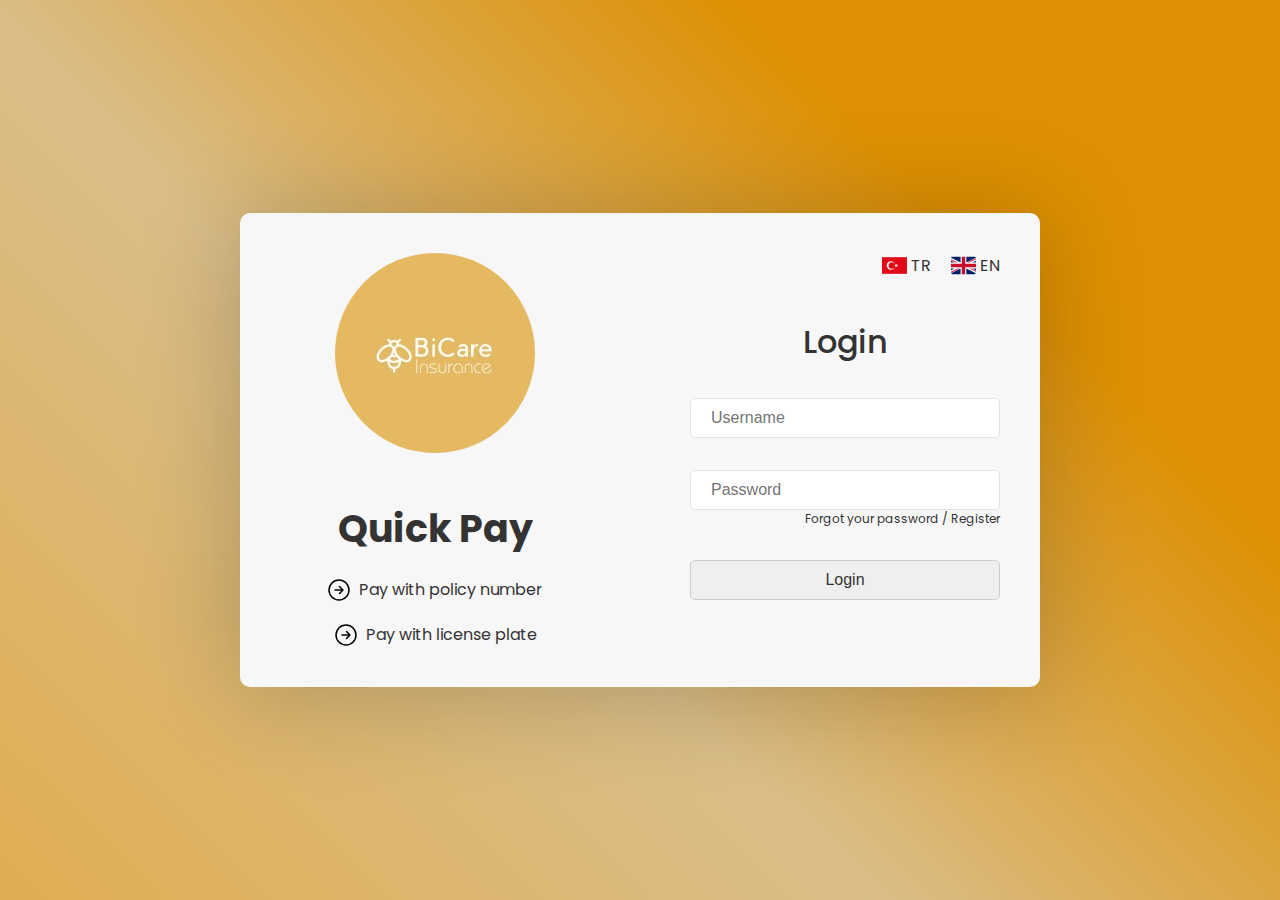
<file: index.html>
<!DOCTYPE html>
<html lang="en">
	<head>
		<meta charset="UTF-8" />
		<meta name="viewport" content="width=device-width, initial-scale=1.0" />
		<title>Login - CreditWestSigorta</title>

		<link rel="stylesheet" href="./styles/style.css" />
	</head>
	<body>
		<div class="container">
			<div class="quick-pay">
				<a href="https://www.bicareinsurance.com/" target="_blank"
					><img src="./images/bicare.jpeg" alt="bicare-logo"
				/></a>
				<h1>Quick Pay</h1>
				<div class="quick-pay__policy-number">
					<?xml version="1.0" encoding="UTF-8"?><svg
						width="24px"
						height="24px"
						stroke-width="1.5"
						viewBox="0 0 24 24"
						fill="none"
						xmlns="http://www.w3.org/2000/svg"
						color="#000000"
					>
						<path
							d="M8 12H16M16 12L12.5 8.5M16 12L12.5 15.5"
							stroke="#000000"
							stroke-width="1.5"
							stroke-linecap="round"
							stroke-linejoin="round"
						></path>
						<path
							d="M12 22C17.5228 22 22 17.5228 22 12C22 6.47715 17.5228 2 12 2C6.47715 2 2 6.47715 2 12C2 17.5228 6.47715 22 12 22Z"
							stroke="#000000"
							stroke-width="1.5"
							stroke-linecap="round"
							stroke-linejoin="round"
						></path>
					</svg>
					<a href="">Pay&nbsp;with&nbsp;policy&nbsp;number</a>
				</div>
				<div class="quick-pay__license-plate">
					<?xml version="1.0" encoding="UTF-8"?><svg
						width="24px"
						height="24px"
						stroke-width="1.5"
						viewBox="0 0 24 24"
						fill="none"
						xmlns="http://www.w3.org/2000/svg"
						color="#000000"
					>
						<path
							d="M8 12H16M16 12L12.5 8.5M16 12L12.5 15.5"
							stroke="#000000"
							stroke-width="1.5"
							stroke-linecap="round"
							stroke-linejoin="round"
						></path>
						<path
							d="M12 22C17.5228 22 22 17.5228 22 12C22 6.47715 17.5228 2 12 2C6.47715 2 2 6.47715 2 12C2 17.5228 6.47715 22 12 22Z"
							stroke="#000000"
							stroke-width="1.5"
							stroke-linecap="round"
							stroke-linejoin="round"
						></path>
					</svg>
					<a href="">Pay&nbsp;with&nbsp;license&nbsp;plate</a>
				</div>
			</div>
			<div class="login-credentials">
				<div class="language">
					<div class="language__tr">
						<svg xmlns="http://www.w3.org/2000/svg" viewBox="0 0 1200 800">
							<path fill="#E30A17" d="M0 0h1200v800H0z" />
							<circle cx="425" cy="400" r="200" fill="#fff" />
							<circle cx="475" cy="400" r="160" fill="#e30a17" />
							<path
								fill="#fff"
								d="M583.334 400l180.901 58.779-111.804-153.885v190.212l111.804-153.885z"
							/>
						</svg>
						<span>TR</span>
					</div>
					<div class="language__en">
						<?xml version="1.0" encoding="utf-8"?><svg
							version="1.1"
							id="Layer_1"
							xmlns="http://www.w3.org/2000/svg"
							xmlns:xlink="http://www.w3.org/1999/xlink"
							x="0px"
							y="0px"
							viewBox="0 0 55.2 38.4"
							style="enable-background: new 0 0 55.2 38.4"
							xml:space="preserve"
						>
							<style type="text/css">
								.st0 {
									fill: #fefefe;
								}
								.st1 {
									fill: #c8102e;
								}
								.st2 {
									fill: #012169;
								}
							</style>
							<g>
								<path
									class="st0"
									d="M2.87,38.4h49.46c1.59-0.09,2.87-1.42,2.87-3.03V3.03c0-1.66-1.35-3.02-3.01-3.03H3.01 C1.35,0.01,0,1.37,0,3.03v32.33C0,36.98,1.28,38.31,2.87,38.4L2.87,38.4z"
								/>
								<polygon
									class="st1"
									points="23.74,23.03 23.74,38.4 31.42,38.4 31.42,23.03 55.2,23.03 55.2,15.35 31.42,15.35 31.42,0 23.74,0 23.74,15.35 0,15.35 0,23.03 23.74,23.03"
								/>
								<path
									class="st2"
									d="M33.98,12.43V0h18.23c1.26,0.02,2.34,0.81,2.78,1.92L33.98,12.43L33.98,12.43z"
								/>
								<path
									class="st2"
									d="M33.98,25.97V38.4h18.35c1.21-0.07,2.23-0.85,2.66-1.92L33.98,25.97L33.98,25.97z"
								/>
								<path
									class="st2"
									d="M21.18,25.97V38.4H2.87c-1.21-0.07-2.24-0.85-2.66-1.94L21.18,25.97L21.18,25.97z"
								/>
								<path
									class="st2"
									d="M21.18,12.43V0H2.99C1.73,0.02,0.64,0.82,0.21,1.94L21.18,12.43L21.18,12.43z"
								/>
								<polygon class="st2" points="0,12.8 7.65,12.8 0,8.97 0,12.8" />
								<polygon
									class="st2"
									points="55.2,12.8 47.51,12.8 55.2,8.95 55.2,12.8"
								/>
								<polygon
									class="st2"
									points="55.2,25.6 47.51,25.6 55.2,29.45 55.2,25.6"
								/>
								<polygon class="st2" points="0,25.6 7.65,25.6 0,29.43 0,25.6" />
								<polygon
									class="st1"
									points="55.2,3.25 36.15,12.8 40.41,12.8 55.2,5.4 55.2,3.25"
								/>
								<polygon
									class="st1"
									points="19.01,25.6 14.75,25.6 0,32.98 0,35.13 19.05,25.6 19.01,25.6"
								/>
								<polygon
									class="st1"
									points="10.52,12.81 14.78,12.81 0,5.41 0,7.55 10.52,12.81"
								/>
								<polygon
									class="st1"
									points="44.63,25.59 40.37,25.59 55.2,33.02 55.2,30.88 44.63,25.59"
								/>
							</g>
						</svg>
						<span>EN</span>
					</div>
				</div>
				<form action="" class="login-credentials__form">
					<h2>Login</h2>
					<div class="form__input-user">
						<input type="text" placeholder="Username" />
					</div>
					<div class="form__input-pass">
						<input type="password" placeholder="Password" />
						<a href="./forgot-pass.html"
							>Forgot your password&nbsp;/&nbsp;Register</a
						>
					</div>
					<button type="submit">Login</button>
				</form>
			</div>
		</div>
	</body>
</html>
</file>
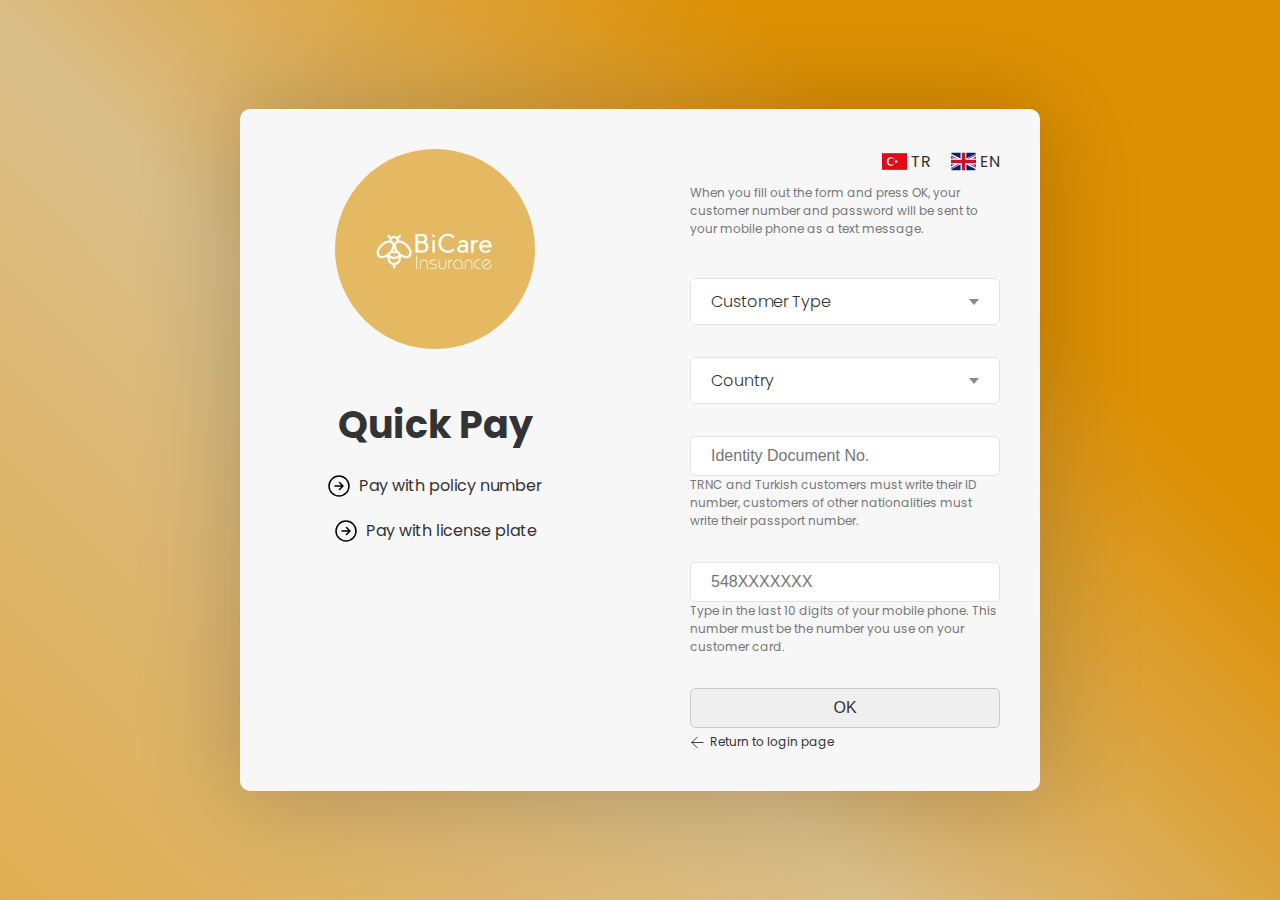
<file: forgot-pass.html>
<!DOCTYPE html>
<html lang="en">
	<head>
		<meta charset="UTF-8" />
		<meta name="viewport" content="width=device-width, initial-scale=1.0" />
		<title>Register - CreditWestSigorta</title>

		<link rel="stylesheet" href="./styles/style.css" />
	</head>
	<body>
		<div class="container">
			<div class="quick-pay">
				<a href="https://www.bicareinsurance.com/" target="_blank"
					><img src="./images/bicare.jpeg" alt="bicare-logo"
				/></a>
				<h1>Quick Pay</h1>
				<div class="quick-pay__policy-number">
					<?xml version="1.0" encoding="UTF-8"?><svg
						width="24px"
						height="24px"
						stroke-width="1.5"
						viewBox="0 0 24 24"
						fill="none"
						xmlns="http://www.w3.org/2000/svg"
						color="#000000"
					>
						<path
							d="M8 12H16M16 12L12.5 8.5M16 12L12.5 15.5"
							stroke="#000000"
							stroke-width="1.5"
							stroke-linecap="round"
							stroke-linejoin="round"
						></path>
						<path
							d="M12 22C17.5228 22 22 17.5228 22 12C22 6.47715 17.5228 2 12 2C6.47715 2 2 6.47715 2 12C2 17.5228 6.47715 22 12 22Z"
							stroke="#000000"
							stroke-width="1.5"
							stroke-linecap="round"
							stroke-linejoin="round"
						></path>
					</svg>
					<a href="">Pay with policy number</a>
				</div>
				<div class="quick-pay__license-plate">
					<?xml version="1.0" encoding="UTF-8"?><svg
						width="24px"
						height="24px"
						stroke-width="1.5"
						viewBox="0 0 24 24"
						fill="none"
						xmlns="http://www.w3.org/2000/svg"
						color="#000000"
					>
						<path
							d="M8 12H16M16 12L12.5 8.5M16 12L12.5 15.5"
							stroke="#000000"
							stroke-width="1.5"
							stroke-linecap="round"
							stroke-linejoin="round"
						></path>
						<path
							d="M12 22C17.5228 22 22 17.5228 22 12C22 6.47715 17.5228 2 12 2C6.47715 2 2 6.47715 2 12C2 17.5228 6.47715 22 12 22Z"
							stroke="#000000"
							stroke-width="1.5"
							stroke-linecap="round"
							stroke-linejoin="round"
						></path>
					</svg>
					<a href="">Pay with license plate</a>
				</div>
			</div>
			<div class="login-credentials">
				<div class="language">
					<div class="language__tr">
						<svg xmlns="http://www.w3.org/2000/svg" viewBox="0 0 1200 800">
							<path fill="#E30A17" d="M0 0h1200v800H0z" />
							<circle cx="425" cy="400" r="200" fill="#fff" />
							<circle cx="475" cy="400" r="160" fill="#e30a17" />
							<path
								fill="#fff"
								d="M583.334 400l180.901 58.779-111.804-153.885v190.212l111.804-153.885z"
							/>
						</svg>
						<a href="./forgot-pass_turkish.html">TR</a>
					</div>
					<div class="language__en">
						<?xml version="1.0" encoding="utf-8"?><svg
							version="1.1"
							id="Layer_1"
							xmlns="http://www.w3.org/2000/svg"
							xmlns:xlink="http://www.w3.org/1999/xlink"
							x="0px"
							y="0px"
							viewBox="0 0 55.2 38.4"
							style="enable-background: new 0 0 55.2 38.4"
							xml:space="preserve"
						>
							<style type="text/css">
								.st0 {
									fill: #fefefe;
								}
								.st1 {
									fill: #c8102e;
								}
								.st2 {
									fill: #012169;
								}
							</style>
							<g>
								<path
									class="st0"
									d="M2.87,38.4h49.46c1.59-0.09,2.87-1.42,2.87-3.03V3.03c0-1.66-1.35-3.02-3.01-3.03H3.01 C1.35,0.01,0,1.37,0,3.03v32.33C0,36.98,1.28,38.31,2.87,38.4L2.87,38.4z"
								/>
								<polygon
									class="st1"
									points="23.74,23.03 23.74,38.4 31.42,38.4 31.42,23.03 55.2,23.03 55.2,15.35 31.42,15.35 31.42,0 23.74,0 23.74,15.35 0,15.35 0,23.03 23.74,23.03"
								/>
								<path
									class="st2"
									d="M33.98,12.43V0h18.23c1.26,0.02,2.34,0.81,2.78,1.92L33.98,12.43L33.98,12.43z"
								/>
								<path
									class="st2"
									d="M33.98,25.97V38.4h18.35c1.21-0.07,2.23-0.85,2.66-1.92L33.98,25.97L33.98,25.97z"
								/>
								<path
									class="st2"
									d="M21.18,25.97V38.4H2.87c-1.21-0.07-2.24-0.85-2.66-1.94L21.18,25.97L21.18,25.97z"
								/>
								<path
									class="st2"
									d="M21.18,12.43V0H2.99C1.73,0.02,0.64,0.82,0.21,1.94L21.18,12.43L21.18,12.43z"
								/>
								<polygon class="st2" points="0,12.8 7.65,12.8 0,8.97 0,12.8" />
								<polygon
									class="st2"
									points="55.2,12.8 47.51,12.8 55.2,8.95 55.2,12.8"
								/>
								<polygon
									class="st2"
									points="55.2,25.6 47.51,25.6 55.2,29.45 55.2,25.6"
								/>
								<polygon class="st2" points="0,25.6 7.65,25.6 0,29.43 0,25.6" />
								<polygon
									class="st1"
									points="55.2,3.25 36.15,12.8 40.41,12.8 55.2,5.4 55.2,3.25"
								/>
								<polygon
									class="st1"
									points="19.01,25.6 14.75,25.6 0,32.98 0,35.13 19.05,25.6 19.01,25.6"
								/>
								<polygon
									class="st1"
									points="10.52,12.81 14.78,12.81 0,5.41 0,7.55 10.52,12.81"
								/>
								<polygon
									class="st1"
									points="44.63,25.59 40.37,25.59 55.2,33.02 55.2,30.88 44.63,25.59"
								/>
							</g>
						</svg>
						<span>EN</span>
					</div>
				</div>
				<div class="action-description">
					When you fill out the form and press OK, your customer number and
					password will be sent to your mobile phone as a text message.
				</div>
				<form action="" class="login-credentials__form">
					<div class="dropdown">
						<div class="select">
							<span class="selected">Customer Type</span>
							<div class="caret"></div>
						</div>
						<ul class="menu">
							<li class="active">Individual Customer</li>
							<li>Corporate Customer</li>
						</ul>
					</div>
					<div class="dropdown">
						<div class="select">
							<span class="selected">Country</span>
							<div class="caret"></div>
						</div>
						<ul class="menu">
							<li class="active">Northern Cyprus Turkish Republic</li>
							<li>Andorra</li>
							<li>Argentina</li>
							<li>Australia</li>
							<li>Austria</li>
							<li>Azerbaijan-Nakhchivan</li>
							<li>Bangladesh</li>
							<li>Belarus</li>
							<li>Belgium</li>
							<li>British Indian Ocean Territory</li>
							<li>British Virgin Islands</li>
							<li>Bulgaria</li>
							<li>Cameroon</li>
							<li>Canada</li>
							<li>Congo</li>
							<li>Czech Republic</li>
							<li>Denmark</li>
							<li>Egypt</li>
							<li>Estonia</li>
							<li>Finland</li>
							<li>France</li>
							<li>Gambia</li>
							<li>Georgia</li>
							<li>Germany</li>
							<li>Greece</li>
							<li>Hungary</li>
							<li>Iceland</li>
							<li>India</li>
							<li>Iran</li>
							<li>Iraq</li>
							<li>Ireland</li>
							<li>Israel</li>
							<li>Italy</li>
							<li>Jordan</li>
							<li>Kazakhstan</li>
							<li>Kuwait</li>
							<li>Kyrgyzstan</li>
							<li>Latvia</li>
							<li>Lebanon</li>
							<li>Libya</li>
							<li>Lithuania</li>
							<li>Luxembourg</li>
							<li>Malta</li>
							<li>Moldova</li>
							<li>Morocco</li>
							<li>Netherlands</li>
							<li>Niger</li>
							<li>Nigeria</li>
							<li>Norway</li>
							<li>Oman</li>
							<li>Pakistan</li>
							<li>Palestine</li>
							<li>People's Republic of China</li>
							<li>Philippines</li>
							<li>Poland</li>
							<li>Portugal</li>
							<li>Republic of Cyprus</li>
							<li>Republic of Korea</li>
							<li>Republic of South Africa</li>
							<li>Romania</li>
							<li>Russian Federation</li>
							<li>Saudi Arabia</li>
							<li>Serbia</li>
							<li>Slovakia</li>
							<li>Slovenia</li>
							<li>Spain</li>
							<li>Sudan</li>
							<li>Sweden</li>
							<li>Switzerland</li>
							<li>Syria</li>
							<li>Tajikistan</li>
							<li>Turkey</li>
							<li>Turkmenistan</li>
							<li>U.S. Virgin Islands</li>
							<li>Ukraine</li>
							<li>United Arab Emirates</li>
							<li>United Kingdom</li>
							<li>United States of America</li>
							<li>Uzbekistan</li>
							<li>Yemen</li>
							<li>Zimbabwe</li>
						</ul>
					</div>
					<div class="form__input-user">
						<input type="text" placeholder="Identity Document No." />
						<p>
							TRNC and Turkish customers must write their ID number, customers
							of other nationalities must write their passport number.
						</p>
					</div>
					<div class="form__input-user">
						<input type="text" placeholder="548XXXXXXX" />
						<p>
							Type in the last 10 digits of your mobile phone. This number must
							be the number you use on your customer card.
						</p>
					</div>
					<div class="form__button">
						<button type="submit">OK</button>
						<div class="back-to-login">
							<?xml version="1.0" encoding="UTF-8"?><svg
								viewBox="0 0 24 24"
								stroke-width="1.5"
								xmlns="http://www.w3.org/2000/svg"
							>
								<path
									d="M21 12L3 12M3 12L11.5 3.5M3 12L11.5 20.5"
									stroke-width="1.5"
									stroke-linecap="round"
									stroke-linejoin="round"
								></path>
							</svg>
							<a href="./index.html">Return to login page</a>
						</div>
					</div>
				</form>
			</div>
		</div>

		<script src="./scripts/script.js"></script>
	</body>
</html>
</file>
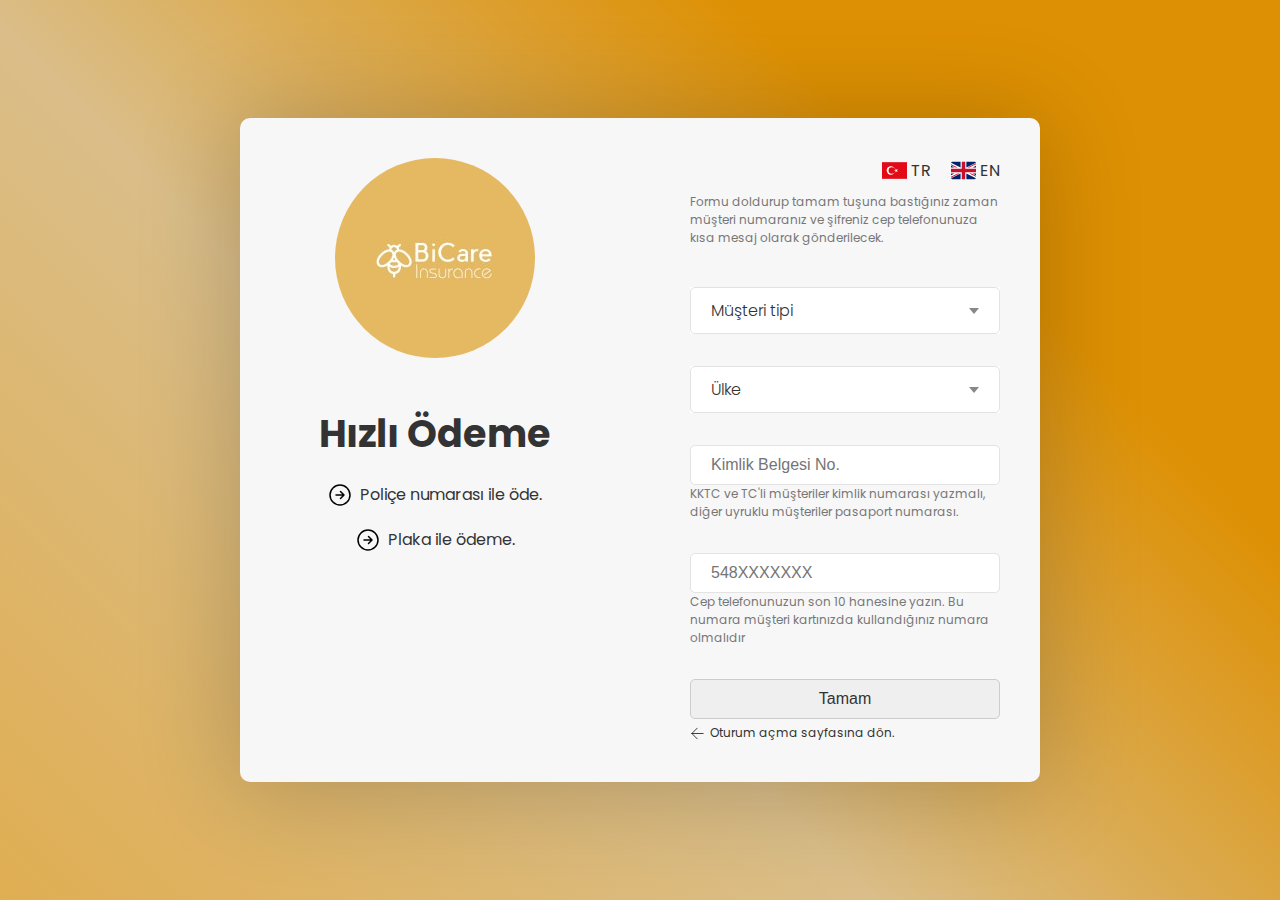
<file: forgot-pass_turkish.html>
<!DOCTYPE html>
<html lang="en">
	<head>
		<meta charset="UTF-8" />
		<meta name="viewport" content="width=device-width, initial-scale=1.0" />
		<title>Register</title>

		<link rel="stylesheet" href="./styles/style.css" />
	</head>
	<body>
		<div class="container">
			<div class="quick-pay">
				<a href="https://www.bicareinsurance.com/" target="_blank"
					><img src="./images/bicare.jpeg" alt="bicare-logo"
				/></a>
				<h1>Hızlı Ödeme</h1>
				<div class="quick-pay__policy-number">
					<?xml version="1.0" encoding="UTF-8"?><svg
						width="24px"
						height="24px"
						stroke-width="1.5"
						viewBox="0 0 24 24"
						fill="none"
						xmlns="http://www.w3.org/2000/svg"
						color="#000000"
					>
						<path
							d="M8 12H16M16 12L12.5 8.5M16 12L12.5 15.5"
							stroke="#000000"
							stroke-width="1.5"
							stroke-linecap="round"
							stroke-linejoin="round"
						></path>
						<path
							d="M12 22C17.5228 22 22 17.5228 22 12C22 6.47715 17.5228 2 12 2C6.47715 2 2 6.47715 2 12C2 17.5228 6.47715 22 12 22Z"
							stroke="#000000"
							stroke-width="1.5"
							stroke-linecap="round"
							stroke-linejoin="round"
						></path>
					</svg>
					<a href="">Poliçe&nbsp;numarası&nbsp;ile&nbsp;öde.</a>
				</div>
				<div class="quick-pay__license-plate">
					<?xml version="1.0" encoding="UTF-8"?><svg
						width="24px"
						height="24px"
						stroke-width="1.5"
						viewBox="0 0 24 24"
						fill="none"
						xmlns="http://www.w3.org/2000/svg"
						color="#000000"
					>
						<path
							d="M8 12H16M16 12L12.5 8.5M16 12L12.5 15.5"
							stroke="#000000"
							stroke-width="1.5"
							stroke-linecap="round"
							stroke-linejoin="round"
						></path>
						<path
							d="M12 22C17.5228 22 22 17.5228 22 12C22 6.47715 17.5228 2 12 2C6.47715 2 2 6.47715 2 12C2 17.5228 6.47715 22 12 22Z"
							stroke="#000000"
							stroke-width="1.5"
							stroke-linecap="round"
							stroke-linejoin="round"
						></path>
					</svg>
					<a href="">Plaka&nbsp;ile&nbsp;ödeme.</a>
				</div>
			</div>
			<div class="login-credentials">
				<div class="language">
					<div class="language__tr">
						<svg xmlns="http://www.w3.org/2000/svg" viewBox="0 0 1200 800">
							<path fill="#E30A17" d="M0 0h1200v800H0z" />
							<circle cx="425" cy="400" r="200" fill="#fff" />
							<circle cx="475" cy="400" r="160" fill="#e30a17" />
							<path
								fill="#fff"
								d="M583.334 400l180.901 58.779-111.804-153.885v190.212l111.804-153.885z"
							/>
						</svg>
						<span>TR</span>
					</div>
					<div class="language__en">
						<?xml version="1.0" encoding="utf-8"?><svg
							version="1.1"
							id="Layer_1"
							xmlns="http://www.w3.org/2000/svg"
							xmlns:xlink="http://www.w3.org/1999/xlink"
							x="0px"
							y="0px"
							viewBox="0 0 55.2 38.4"
							style="enable-background: new 0 0 55.2 38.4"
							xml:space="preserve"
						>
							<style type="text/css">
								.st0 {
									fill: #fefefe;
								}
								.st1 {
									fill: #c8102e;
								}
								.st2 {
									fill: #012169;
								}
							</style>
							<g>
								<path
									class="st0"
									d="M2.87,38.4h49.46c1.59-0.09,2.87-1.42,2.87-3.03V3.03c0-1.66-1.35-3.02-3.01-3.03H3.01 C1.35,0.01,0,1.37,0,3.03v32.33C0,36.98,1.28,38.31,2.87,38.4L2.87,38.4z"
								/>
								<polygon
									class="st1"
									points="23.74,23.03 23.74,38.4 31.42,38.4 31.42,23.03 55.2,23.03 55.2,15.35 31.42,15.35 31.42,0 23.74,0 23.74,15.35 0,15.35 0,23.03 23.74,23.03"
								/>
								<path
									class="st2"
									d="M33.98,12.43V0h18.23c1.26,0.02,2.34,0.81,2.78,1.92L33.98,12.43L33.98,12.43z"
								/>
								<path
									class="st2"
									d="M33.98,25.97V38.4h18.35c1.21-0.07,2.23-0.85,2.66-1.92L33.98,25.97L33.98,25.97z"
								/>
								<path
									class="st2"
									d="M21.18,25.97V38.4H2.87c-1.21-0.07-2.24-0.85-2.66-1.94L21.18,25.97L21.18,25.97z"
								/>
								<path
									class="st2"
									d="M21.18,12.43V0H2.99C1.73,0.02,0.64,0.82,0.21,1.94L21.18,12.43L21.18,12.43z"
								/>
								<polygon class="st2" points="0,12.8 7.65,12.8 0,8.97 0,12.8" />
								<polygon
									class="st2"
									points="55.2,12.8 47.51,12.8 55.2,8.95 55.2,12.8"
								/>
								<polygon
									class="st2"
									points="55.2,25.6 47.51,25.6 55.2,29.45 55.2,25.6"
								/>
								<polygon class="st2" points="0,25.6 7.65,25.6 0,29.43 0,25.6" />
								<polygon
									class="st1"
									points="55.2,3.25 36.15,12.8 40.41,12.8 55.2,5.4 55.2,3.25"
								/>
								<polygon
									class="st1"
									points="19.01,25.6 14.75,25.6 0,32.98 0,35.13 19.05,25.6 19.01,25.6"
								/>
								<polygon
									class="st1"
									points="10.52,12.81 14.78,12.81 0,5.41 0,7.55 10.52,12.81"
								/>
								<polygon
									class="st1"
									points="44.63,25.59 40.37,25.59 55.2,33.02 55.2,30.88 44.63,25.59"
								/>
							</g>
						</svg>
						<a href="./forgot-pass.html">EN</a>
					</div>
				</div>
				<div class="action-description">
					Formu doldurup tamam tuşuna bastığınız zaman müşteri numaranız ve
					şifreniz cep telefonunuza kısa mesaj olarak gönderilecek.
				</div>
				<form action="" class="login-credentials__form">
					<div class="dropdown">
						<div class="select">
							<span class="selected">Müşteri tipi</span>
							<div class="caret"></div>
						</div>
						<ul class="menu">
							<li class="active">Bireysel</li>
							<li>Kurumsal</li>
						</ul>
					</div>
					<div class="dropdown">
						<div class="select">
							<span class="selected">Ülke</span>
							<div class="caret"></div>
						</div>
						<ul class="menu">
							<li class="active">Kuzey Kıbrıs Türk Cumhuriyeti</li>
							<li>Andorra</li>
							<li>Arjantin</li>
							<li>Avustralya</li>
							<li>Avusturya</li>
							<li>Azerbaycan-Nahçıvan</li>
							<li>Bangladeş</li>
							<li>Beyaz Rusya</li>
							<li>Belçika</li>
							<li>Britanya Hint Okyanusu Toprakları</li>
							<li>Britanya Virjin Adaları</li>
							<li>Bulgaristan</li>
							<li>Kamerun</li>
							<li>Kanada</li>
							<li>Kongo</li>
							<li>Çek Cumhuriyeti</li>
							<li>Danimarka</li>
							<li>Mısır</li>
							<li>Estonya</li>
							<li>Finlandiya</li>
							<li>Fransa</li>
							<li>Gambiya</li>
							<li>Gürcistan</li>
							<li>Almanya</li>
							<li>Yunanistan</li>
							<li>Macaristan</li>
							<li>İzlanda</li>
							<li>Hindistan</li>
							<li>İran</li>
							<li>Irak</li>
							<li>İrlanda</li>
							<li>İsrail</li>
							<li>İtalya</li>
							<li>Ürdün</li>
							<li>Kazakistan</li>
							<li>Kuveyt</li>
							<li>Kırgızistan</li>
							<li>Letonya</li>
							<li>Lübnan</li>
							<li>Libya</li>
							<li>Litvanya</li>
							<li>Lüksemburg</li>
							<li>Malta</li>
							<li>Moldova</li>
							<li>Fas</li>
							<li>Hollanda</li>
							<li>Nijer</li>
							<li>Nijerya</li>
							<li>Norveç</li>
							<li>Umman</li>
							<li>Pakistan</li>
							<li>Filistin</li>
							<li>Çin Halk Cumhuriyeti</li>
							<li>Filipinler</li>
							<li>Polonya</li>
							<li>Portekiz</li>
							<li>Kıbrıs Cumhuriyeti</li>
							<li>Güney Kore Cumhuriyeti</li>
							<li>Güney Afrika Cumhuriyeti</li>
							<li>Romanya</li>
							<li>Rusya Federasyonu</li>
							<li>Suudi Arabistan</li>
							<li>Sırbistan</li>
							<li>Slovakya</li>
							<li>Slovenya</li>
							<li>İspanya</li>
							<li>Sudan</li>
							<li>İsveç</li>
							<li>İsviçre</li>
							<li>Suriye</li>
							<li>Tacikistan</li>
							<li>Türkiye</li>
							<li>Türkmenistan</li>
							<li>ABD Virjin Adaları</li>
							<li>Ukrayna</li>
							<li>Birleşik Arap Emirlikleri</li>
							<li>Birleşik Krallık</li>
							<li>Amerika Birleşik Devletleri</li>
							<li>Özbekistan</li>
							<li>Yemen</li>
							<li>Zimbabve</li>
						</ul>
					</div>
					<div class="form__input-user">
						<input type="text" placeholder="Kimlik Belgesi No." />
						<p>
							KKTC ve TC'li müşteriler kimlik numarası yazmalı, diğer uyruklu
							müşteriler pasaport numarası.
						</p>
					</div>
					<div class="form__input-user">
						<input type="text" placeholder="548XXXXXXX" />
						<p>
							Cep telefonunuzun son 10 hanesine yazın. Bu numara müşteri
							kartınızda kullandığınız numara olmalıdır
						</p>
					</div>
					<div class="form__button">
						<button type="submit">Tamam</button>
						<div class="back-to-login">
							<?xml version="1.0" encoding="UTF-8"?><svg
								viewBox="0 0 24 24"
								stroke-width="1.5"
								xmlns="http://www.w3.org/2000/svg"
							>
								<path
									d="M21 12L3 12M3 12L11.5 3.5M3 12L11.5 20.5"
									stroke-width="1.5"
									stroke-linecap="round"
									stroke-linejoin="round"
								></path>
							</svg>
							<a href="./index.html">Oturum açma sayfasına dön.</a>
						</div>
					</div>
				</form>
			</div>
		</div>

		<script src="./scripts/script.js"></script>
	</body>
</html>
</file>
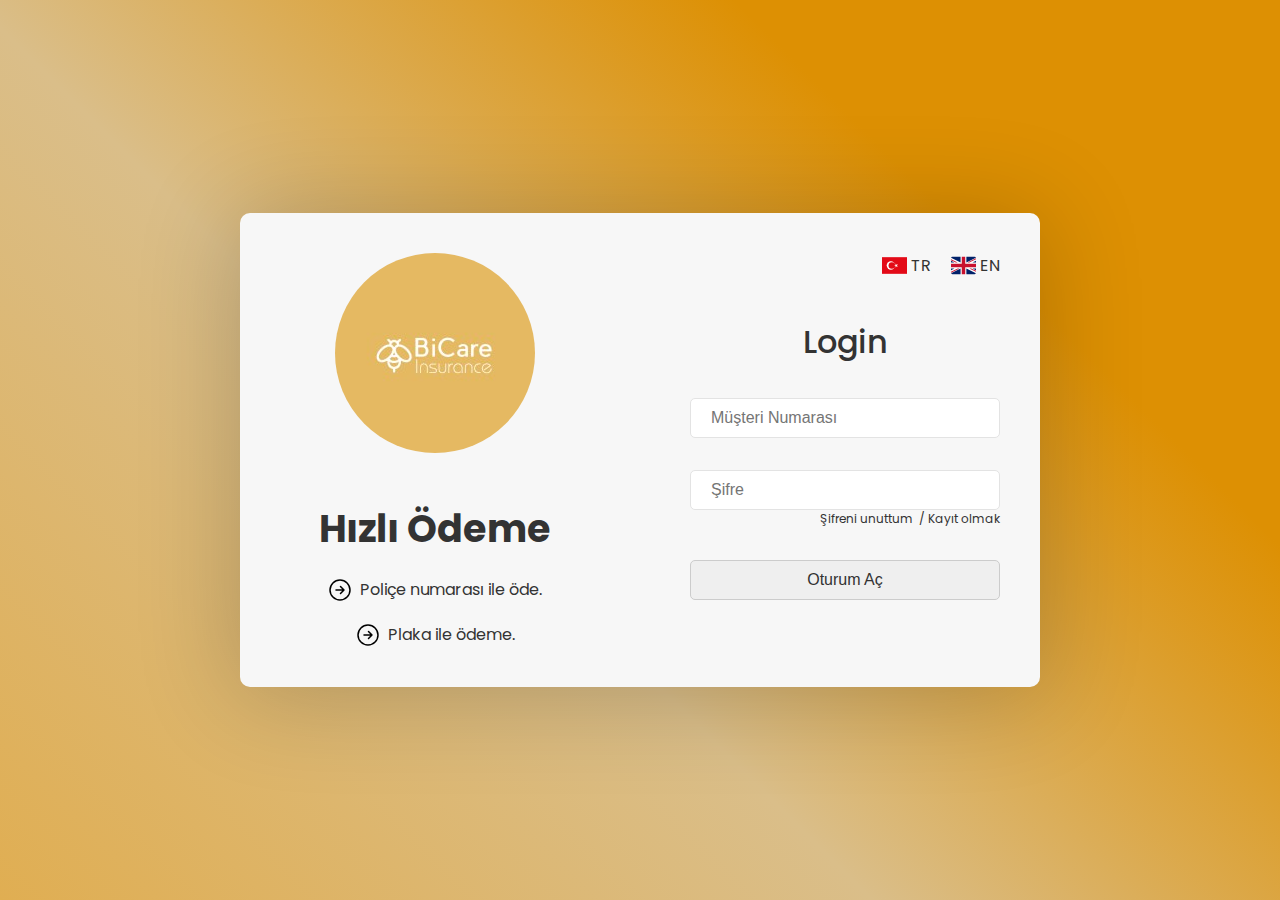
<file: index_turkish.html>
<!DOCTYPE html>
<html lang="en">
	<head>
		<meta charset="UTF-8" />
		<meta name="viewport" content="width=device-width, initial-scale=1.0" />
		<title>Login - CreditWestSigorta</title>

		<link rel="stylesheet" href="./styles/style.css" />
	</head>
	<body>
		<div class="container">
			<div class="quick-pay">
				<a href="https://www.bicareinsurance.com/" target="_blank"
					><img src="./images/bicare.jpeg" alt="bicare-logo"
				/></a>
				<h1>Hızlı Ödeme</h1>
				<div class="quick-pay__policy-number">
					<?xml version="1.0" encoding="UTF-8"?><svg
						width="24px"
						height="24px"
						stroke-width="1.5"
						viewBox="0 0 24 24"
						fill="none"
						xmlns="http://www.w3.org/2000/svg"
						color="#000000"
					>
						<path
							d="M8 12H16M16 12L12.5 8.5M16 12L12.5 15.5"
							stroke="#000000"
							stroke-width="1.5"
							stroke-linecap="round"
							stroke-linejoin="round"
						></path>
						<path
							d="M12 22C17.5228 22 22 17.5228 22 12C22 6.47715 17.5228 2 12 2C6.47715 2 2 6.47715 2 12C2 17.5228 6.47715 22 12 22Z"
							stroke="#000000"
							stroke-width="1.5"
							stroke-linecap="round"
							stroke-linejoin="round"
						></path>
					</svg>
					<a href="">Poliçe&nbsp;numarası&nbsp;ile&nbsp;öde.</a>
				</div>
				<div class="quick-pay__license-plate">
					<?xml version="1.0" encoding="UTF-8"?><svg
						width="24px"
						height="24px"
						stroke-width="1.5"
						viewBox="0 0 24 24"
						fill="none"
						xmlns="http://www.w3.org/2000/svg"
						color="#000000"
					>
						<path
							d="M8 12H16M16 12L12.5 8.5M16 12L12.5 15.5"
							stroke="#000000"
							stroke-width="1.5"
							stroke-linecap="round"
							stroke-linejoin="round"
						></path>
						<path
							d="M12 22C17.5228 22 22 17.5228 22 12C22 6.47715 17.5228 2 12 2C6.47715 2 2 6.47715 2 12C2 17.5228 6.47715 22 12 22Z"
							stroke="#000000"
							stroke-width="1.5"
							stroke-linecap="round"
							stroke-linejoin="round"
						></path>
					</svg>
					<a href="">Plaka&nbsp;ile&nbsp;ödeme.</a>
				</div>
			</div>
			<div class="login-credentials">
				<div class="language">
					<div class="language__tr">
						<svg xmlns="http://www.w3.org/2000/svg" viewBox="0 0 1200 800">
							<path fill="#E30A17" d="M0 0h1200v800H0z" />
							<circle cx="425" cy="400" r="200" fill="#fff" />
							<circle cx="475" cy="400" r="160" fill="#e30a17" />
							<path
								fill="#fff"
								d="M583.334 400l180.901 58.779-111.804-153.885v190.212l111.804-153.885z"
							/>
						</svg>
						<span>TR</span>
					</div>
					<div class="language__en">
						<?xml version="1.0" encoding="utf-8"?><svg
							version="1.1"
							id="Layer_1"
							xmlns="http://www.w3.org/2000/svg"
							xmlns:xlink="http://www.w3.org/1999/xlink"
							x="0px"
							y="0px"
							viewBox="0 0 55.2 38.4"
							style="enable-background: new 0 0 55.2 38.4"
							xml:space="preserve"
						>
							<style type="text/css">
								.st0 {
									fill: #fefefe;
								}
								.st1 {
									fill: #c8102e;
								}
								.st2 {
									fill: #012169;
								}
							</style>
							<g>
								<path
									class="st0"
									d="M2.87,38.4h49.46c1.59-0.09,2.87-1.42,2.87-3.03V3.03c0-1.66-1.35-3.02-3.01-3.03H3.01 C1.35,0.01,0,1.37,0,3.03v32.33C0,36.98,1.28,38.31,2.87,38.4L2.87,38.4z"
								/>
								<polygon
									class="st1"
									points="23.74,23.03 23.74,38.4 31.42,38.4 31.42,23.03 55.2,23.03 55.2,15.35 31.42,15.35 31.42,0 23.74,0 23.74,15.35 0,15.35 0,23.03 23.74,23.03"
								/>
								<path
									class="st2"
									d="M33.98,12.43V0h18.23c1.26,0.02,2.34,0.81,2.78,1.92L33.98,12.43L33.98,12.43z"
								/>
								<path
									class="st2"
									d="M33.98,25.97V38.4h18.35c1.21-0.07,2.23-0.85,2.66-1.92L33.98,25.97L33.98,25.97z"
								/>
								<path
									class="st2"
									d="M21.18,25.97V38.4H2.87c-1.21-0.07-2.24-0.85-2.66-1.94L21.18,25.97L21.18,25.97z"
								/>
								<path
									class="st2"
									d="M21.18,12.43V0H2.99C1.73,0.02,0.64,0.82,0.21,1.94L21.18,12.43L21.18,12.43z"
								/>
								<polygon class="st2" points="0,12.8 7.65,12.8 0,8.97 0,12.8" />
								<polygon
									class="st2"
									points="55.2,12.8 47.51,12.8 55.2,8.95 55.2,12.8"
								/>
								<polygon
									class="st2"
									points="55.2,25.6 47.51,25.6 55.2,29.45 55.2,25.6"
								/>
								<polygon class="st2" points="0,25.6 7.65,25.6 0,29.43 0,25.6" />
								<polygon
									class="st1"
									points="55.2,3.25 36.15,12.8 40.41,12.8 55.2,5.4 55.2,3.25"
								/>
								<polygon
									class="st1"
									points="19.01,25.6 14.75,25.6 0,32.98 0,35.13 19.05,25.6 19.01,25.6"
								/>
								<polygon
									class="st1"
									points="10.52,12.81 14.78,12.81 0,5.41 0,7.55 10.52,12.81"
								/>
								<polygon
									class="st1"
									points="44.63,25.59 40.37,25.59 55.2,33.02 55.2,30.88 44.63,25.59"
								/>
							</g>
						</svg>
						<a href="./index.html">EN</a>
					</div>
				</div>
				<form action="" class="login-credentials__form">
					<h2>Login</h2>
					<div class="form__input-user">
						<input type="text" placeholder="Müşteri Numarası" />
					</div>
					<div class="form__input-pass">
						<input type="password" placeholder="Şifre" />
						<a href="./forgot-pass.html"
							>Şifreni unuttum &nbsp;/&nbsp;Kayıt olmak</a
						>
					</div>
					<button type="submit">Oturum Aç</button>
				</form>
			</div>
		</div>
	</body>
</html>
</file>
<file: styles/style.css>
@import url("https://fonts.googleapis.com/css2?family=Poppins:ital,wght@0,100;0,200;0,300;0,400;0,500;0,600;0,700;0,800;0,900;1,100;1,200;1,300;1,400;1,500;1,600;1,700;1,800;1,900&display=swap");

* {
	margin: 0;
	padding: 0;
	box-sizing: border-box;

	font-size: 1.6rem;
	color: #333;
	appearance: none;
}

html {
	font-size: 62.5%;
}

body {
	min-height: 100vh;
	padding: 20px;
	font-family: "Poppins", sans-serif;
	background: linear-gradient(
		45deg,
		rgba(224, 174, 82, 1) 0%,
		rgba(218, 190, 137, 1) 40%,
		rgba(221, 144, 3, 1) 75%
	);

	display: flex;
	justify-content: center;
	align-items: center;
}

button {
}

a {
	text-decoration: none;
	color: #333;
}

.container {
	width: 100%;
	max-width: 800px;
	background: #f7f7f7;
	padding: 40px;
	border-radius: 10px;
	box-shadow: 0 5px 100px 5px rgba(0, 0, 0, 0.2);

	display: grid;
	grid-template-columns: repeat(auto-fit, minmax(200px, 1fr));
	column-gap: 100px;
	row-gap: 80px;
}

.quick-pay {
	display: flex;
	flex-direction: column;
	align-items: center;
	gap: 20px;
}

.quick-pay h1 {
	font-size: 3.8rem;
	font-weight: 700;
}

.quick-pay img {
	border-radius: 50%;
	margin-bottom: 2rem;
}

.quick-pay__policy-number,
.quick-pay__license-plate {
	display: flex;
	align-items: center;
	gap: 8px;
}

.quick-pay__policy-number:hover,
.quick-pay__license-plate:hover {
	text-decoration: underline;
}

.language {
	display: flex;
	justify-content: flex-end;
	gap: 20px;
}

.language__tr,
.language__en {
	display: flex;
	align-items: center;
	gap: 4px;
}

.language__tr:hover,
.language__en:hover {
	text-decoration: underline;
	cursor: pointer;
}

.language__tr svg,
.language__en svg {
	width: 25px;
	height: 25px;
}

.login-credentials {
	display: flex;
	flex-direction: column;
}

.login-credentials__form {
	margin-top: 40px;

	display: flex;
	flex-direction: column;
	gap: 32px;
}

.login-credentials__form input {
	width: 100%;
	padding: 10px;
	border: 1px solid #ccc;
	border-radius: 5px;
}

.login-credentials__form input:focus {
	outline: none;
	border: 1px solid #e0ae52;
}

.login-credentials__form input:focus::placeholder {
	color: #e0ae52;
}

.login-credentials__form button {
	padding: 10px;
	border: 1px solid #ccc;
	border-radius: 5px;
	cursor: pointer;
	transition: all ease 0.2s;
}

.login-credentials__form button:hover {
	color: #f7f7f7;
	background: #e0ae52;
}

.login-credentials__form h2 {
	font-size: 32px;
	font-weight: 500;
	align-self: center;
}

.form__input-user input,
.form__input-pass input {
	padding: 10px 20px;
	border: 1px solid #e3e3e3;
}

.form__input-pass {
	display: flex;
	flex-direction: column;
}

.form__input-pass a {
	font-size: 12px;
	align-self: flex-end;
}

.form__input-pass a:hover {
	color: #e0ae52;
	text-decoration: underline;
}

.action-description {
	margin-top: 10px;

	font-size: 12px;
	color: #777;
}

.dropdown {
	background-color: #fff;
	position: relative;
	grid-column: 1 / -1;
}

.select {
	font-size: 2rem;
	font-weight: 300;
	color: #e3e3e3;
	display: flex;
	justify-content: space-between;
	align-items: center;
	border: 1px solid #e3e3e3;
	padding: 0.5em 1em;
	cursor: pointer;
	transition: all ease 0.2s;
	border-radius: 5px;
}

.select-clicked {
	border-width: 1px;
	border-style: solid;
	border-image: linear-gradient(
			45deg,
			rgba(224, 174, 82, 1) 0%,
			rgba(218, 190, 137, 1) 40%,
			rgba(221, 144, 3, 1) 75%
		)
		1;
	box-shadow: 0 0 0.8em #e0ae52;
}

.select:hover {
	background: linear-gradient(
		45deg,
		rgba(224, 174, 82, 1) 0%,
		rgba(218, 190, 137, 1) 40%,
		rgba(221, 144, 3, 1) 75%
	);
	background-clip: text;
	color: transparent;
	border-width: 1px;
	border-style: solid;
	border-image: linear-gradient(
			45deg,
			rgba(224, 174, 82, 1) 0%,
			rgba(218, 190, 137, 1) 40%,
			rgba(221, 144, 3, 1) 75%
		)
		1;
}

.caret {
	width: 0;
	height: 0;
	border-left: 5px solid transparent;
	border-right: 5px solid transparent;
	border-top: 6px solid #888;
	transition: 0.3s;
}

.caret-rotate {
	transform: rotate(180deg);
}

.menu {
	max-height: 300px;
	font-size: 2rem;
	list-style: none;
	padding: 0.2rem 0.5rem;
	border-width: 1px;
	border-style: solid;
	border-image: linear-gradient(
			45deg,
			rgba(224, 174, 82, 1) 0%,
			rgba(218, 190, 137, 1) 40%,
			rgba(221, 144, 3, 1) 75%
		)
		1;
	box-shadow: 0 0.5em 1em rgba(0, 0, 0, 0.2);
	border-radius: 0.5em;
	color: #e3e3e3;
	position: absolute;
	top: 5rem;
	left: 50%;
	width: 100%;
	transform: translateX(-50%);
	background-color: #f7f7f7;
	display: none;
	transition: 0.2s;
	z-index: 1;
	overflow: scroll;
}

.menu li {
	padding: 0.7em 0.5em;
	margin: 0.3em 0;
	border-radius: 0.5em;
	cursor: pointer;
}

.menu li:hover,
.active {
	background: linear-gradient(
		45deg,
		rgba(224, 174, 82, 1) 0%,
		rgba(218, 190, 137, 1) 40%,
		rgba(221, 144, 3, 1) 75%
	);
}

.menu-open {
	display: block;
	opacity: 1;
}

.form__input-user p {
	font-size: 12px;
	color: #777;
}

.form__button button {
	width: 100%;
	text-align: center;
}

.back-to-login {
	margin-top: 5px;

	display: flex;
	align-items: center;
	gap: 5px;
}

.back-to-login a {
	font-size: 12px;
}

.back-to-login:hover {
	color: #e0ae52;
	text-decoration: underline;
	cursor: pointer;
}

.back-to-login:hover a {
	color: #e0ae52;
}

.back-to-login svg {
	stroke: #333;
}

.back-to-login:hover svg {
	stroke: #e0ae52;
}

.back-to-login svg {
	width: 15px;
	height: 15px;
}

@media (max-width: 620px) {
	.language {
		align-self: center;
	}
	.quick-pay {
		border-top: 1px solid #e0ae52;
		padding-top: 40px;
		order: 2;
	}
}
</file>
